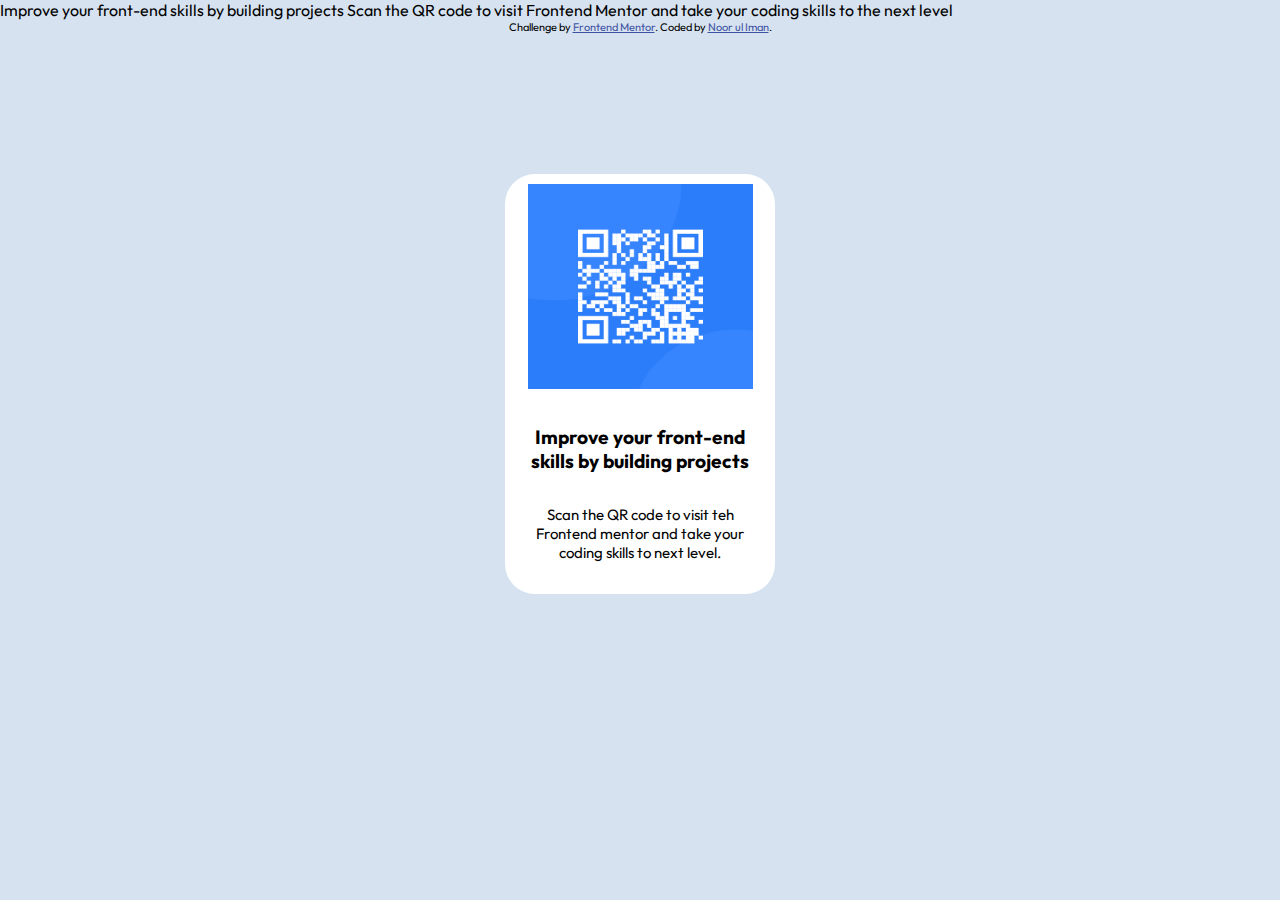
<file: index.html>
<!DOCTYPE html>
<html lang="en">
<head>
  <meta charset="UTF-8">
  <meta name="viewport" content="width=device-width, initial-scale=1.0"> <!-- displays site properly based on user's device -->

  <link rel="icon" type="image/png" sizes="32x32" href="./images/favicon-32x32.png">
  
  <title>QR code component using HTML & CSS</title>
<!----------------Custom Stylesheet --------------->
  <link rel="stylesheet" href="./style.css">
  <!-----------Custom Fonts------------->
  <link rel="preconnect" href="https://fonts.googleapis.com">
<link rel="preconnect" href="https://fonts.gstatic.com" crossorigin>
<link href="https://fonts.googleapis.com/css2?family=Outfit:wght@100;400;500&display=swap" rel="stylesheet">
  <style>
    .attribution { font-size: 11px; text-align: center; }
    .attribution a { color: hsl(228, 45%, 44%); }
  </style>
</head>
<body>

  Improve your front-end skills by building projects

  Scan the QR code to visit Frontend Mentor and take your coding skills to the next level
  <div class="attribution">
    Challenge by <a href="https://www.frontendmentor.io?ref=challenge" target="_blank">Frontend Mentor</a>. 
    Coded by <a href="#">Noor ul Iman</a>.
  </div> <br>
 <section>
  <!-- code for the QR code component starts here -->
  <div class="container">
    <div class="img-box">
<img src="./images/image-qr-code.png" alt="QR code image" width="225px" height="205px">
    <!-- </div> -->
    <!-- <div class="text-box"> -->
<h5>Improve your front-end skills by building projects</h5>
<p>Scan the QR code to visit teh Frontend mentor and take your coding skills to next level.</p>
    <!-- </div> -->
  </div>
 </section>
</body>
</html>
</file>
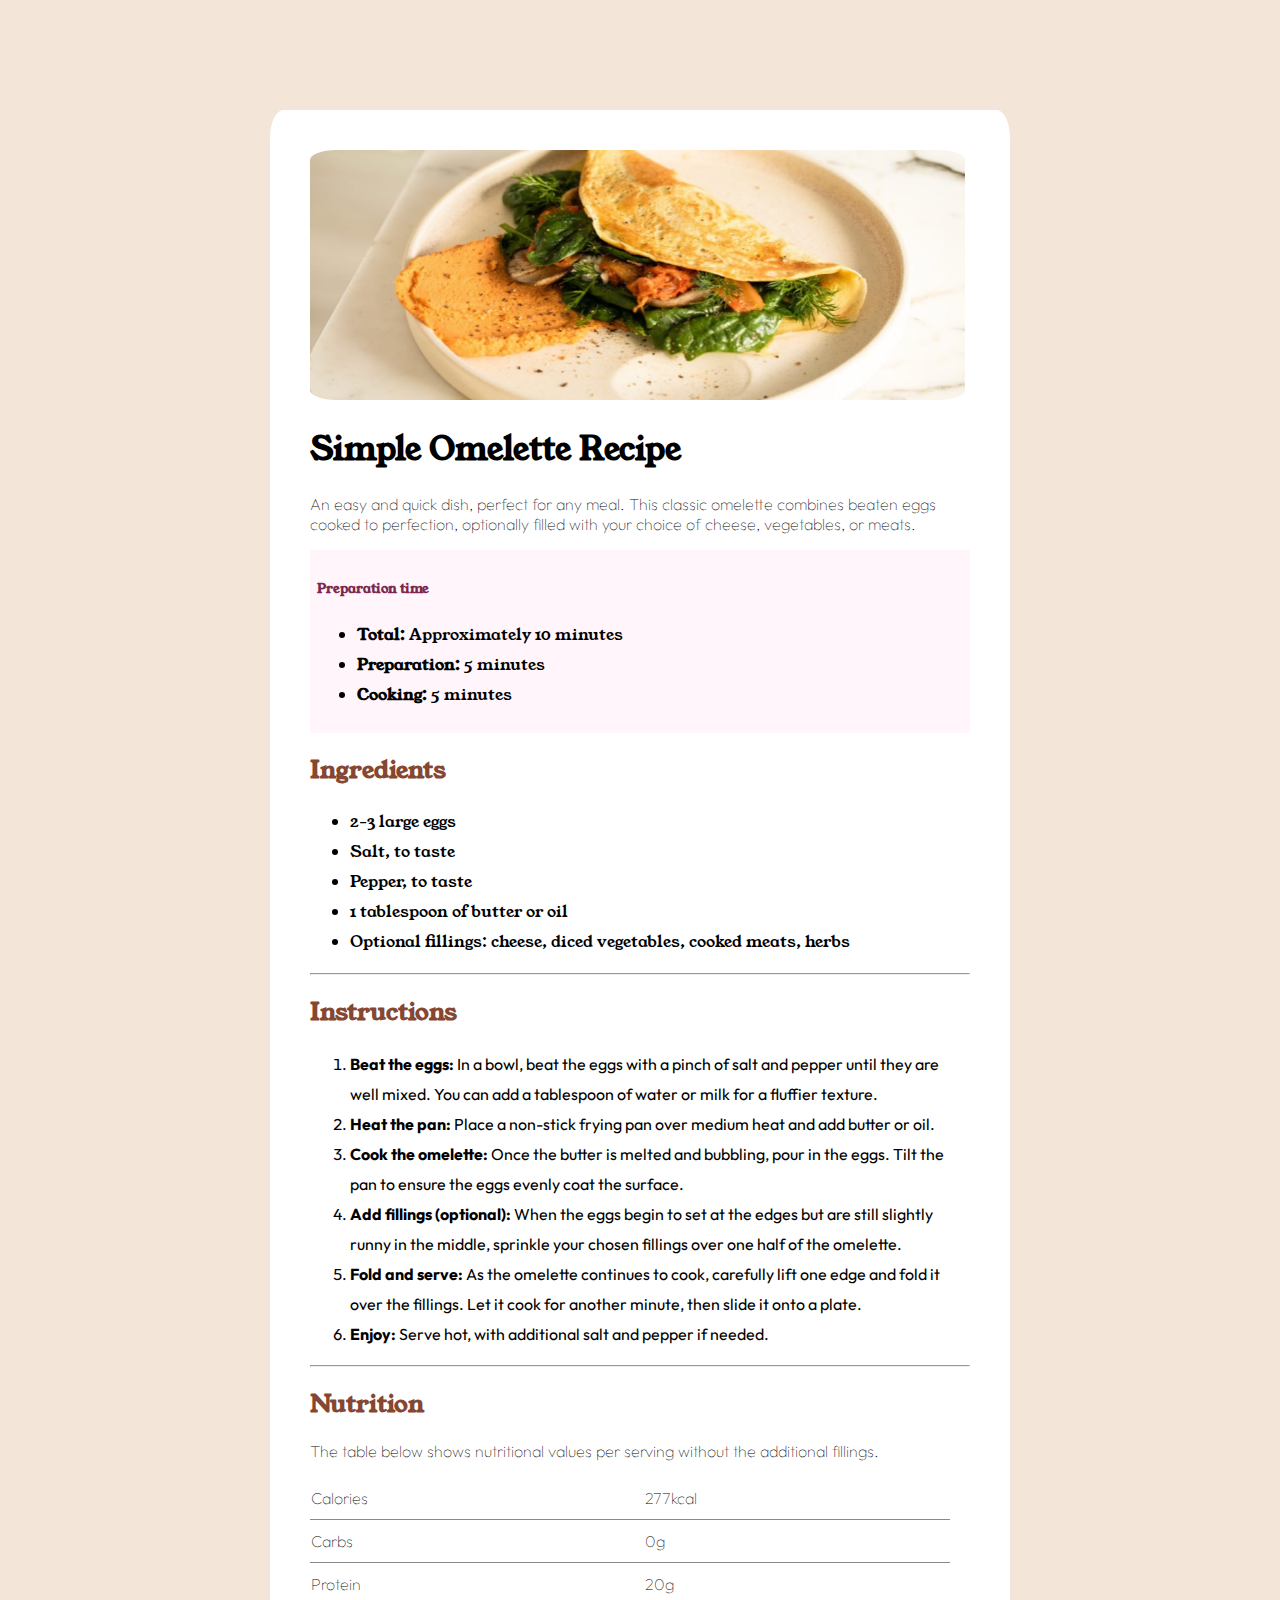
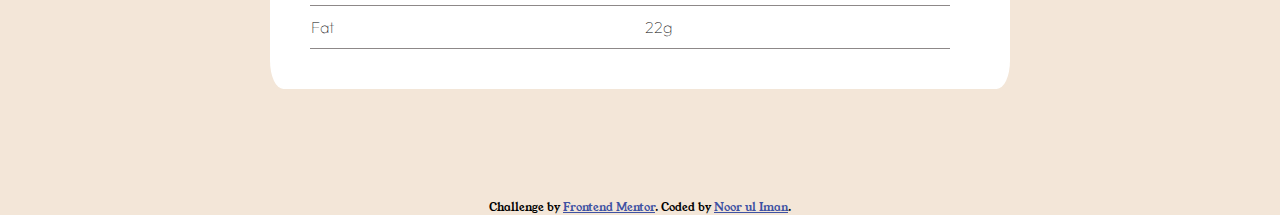
<file: recipe-page-main/index.html>
<!DOCTYPE html>
<html lang="en">
<head>
  <meta charset="UTF-8">
  <meta name="viewport" content="width=device-width, initial-scale=1.0"> <!-- displays site properly based on user's device -->

  <link rel="icon" type="image/png" sizes="32x32" href="./assets/images/favicon-32x32.png">
  
  <title>Frontend Mentor | Recipe page</title>
<!-------------------------Custom StyleSheet---------------------->
<link rel="stylesheet" href="./style.css">
<!--------------------- Custom Fonts ------------------------->
<link rel="preconnect" href="https://fonts.googleapis.com">
<link rel="preconnect" href="https://fonts.gstatic.com" crossorigin>
<link href="https://fonts.googleapis.com/css2?family=Young+Serif&display=swap" rel="stylesheet">
<!-- outfit -->
<link rel="preconnect" href="https://fonts.googleapis.com">
<link rel="preconnect" href="https://fonts.gstatic.com" crossorigin>
<link href="https://fonts.googleapis.com/css2?family=Outfit&display=swap" rel="stylesheet">
<!-- end of custom fonts -->
  <style>
    .attribution { font-size: 11px; text-align: center; }
    .attribution a { color: hsl(228, 45%, 44%); }
  </style>
</head>
<body>
<div class="conatiner">
  <div class="img-box">
<img src="./assets/images/image-omelette.jpeg" alt="omelette" width="655" height="250">
  </div>
  <div class="text-body">
  <h1>Simple Omelette Recipe</h1>
<p>
  An easy and quick dish, perfect for any meal. This classic omelette combines beaten eggs cooked 
  to perfection, optionally filled with your choice of cheese, vegetables, or meats.
</p>
<div class="para-box">
 <h5> Preparation time</h5>
<ul>
 <li> <b>Total:</b> Approximately 10 minutes </li>
 <li> <b>Preparation:</b> 5 minutes </li>
 <li> <b>Cooking:</b> 5 minutes </li>
</ul>
</div>
 <h2>Ingredients</h2> 
  <ul>
  <li>2-3 large eggs</li>
  <li>Salt, to taste </li>
  <li>Pepper, to taste </li>
  <li>1 tablespoon of butter or oil </li>
  <li>Optional fillings: cheese, diced vegetables, cooked meats, herbs </li>
</ul>
<hr>
  <h2>Instructions</h2>
<ol>
 <li> <b>Beat the eggs:</b> In a bowl, beat the eggs with a pinch of salt and pepper until they are well mixed. 
  You can add a tablespoon of water or milk for a fluffier texture.</li>

  <li> <b> Heat the pan:</b> Place a non-stick frying pan over medium heat and add butter or oil. </li>

  <li><b> Cook the omelette:</b> Once the butter is melted and bubbling, pour in the eggs. Tilt the pan to ensure 
  the eggs evenly coat the surface. </li>

  <li> <b>Add fillings (optional):</b> When the eggs begin to set at the edges but are still slightly runny in the 
  middle, sprinkle your chosen fillings over one half of the omelette. </li>

  <li> <b>Fold and serve:</b> As the omelette continues to cook, carefully lift one edge and fold it over the 
  fillings. Let it cook for another minute, then slide it onto a plate. </li>

  <li> <b>Enjoy:</b> Serve hot, with additional salt and pepper if needed. </li>
</ol>
<hr>
<h2>  Nutrition </h2>
 <p> The table below shows nutritional values per serving without the additional fillings.</p>
<table>
  <tbody>
    <tr style="border-bottom: 1px solid black;"> 
  <td>
    Calories
  </td>
 <td>
   277kcal
 </td>
</tr> 
<tr>
 <td> Carbs</td>
<td>  0g</td>
</tr> 
<tr>
  <td>Protein</td>
 <td> 20g</td>
</tr>
<tr>
  <td>Fat</td>
  <td>22g</td>
</tr> 
</tbody>
</table>
</div>
</div>
  <div class="attribution">
    Challenge by <a href="https://www.frontendmentor.io?ref=challenge" target="_blank">Frontend Mentor</a>. 
    Coded by <a href="#">Noor ul Iman</a>.
  </div>
</body>
</html>
</file>
<file: style.css>
body{
    margin: 0px;
    padding: 0px;
    background-color: hsl(212, 45%, 89%);
    max-width: 1440px;
    min-width: 375px;
    font-family: 'Outfit', sans-serif;
}

.container{
    background-color: hsl(0, 0%, 100%);
    display: grid;
    margin: auto;
    margin-top: 120px !important;
    width: 250px;
    height: 400px;
    border-radius: 30px;
    padding: 10px;
}
.img-box{
    /* margin: 22px 22px 10px 22px; */
    border-radius: 30px;
    text-align: center;
}
h5{
    font-size: larger;
    font-weight: 700px;
}
p{
    font-size: 15px;
    font-weight: 400px;
}
.text-box{
    text-align: center;
}
</file>
<file: recipe-page-main/style.css>
body{
    margin: 0px;
    padding: 0px;
    background-color:  hsl(30, 54%, 90%);
    display: grid;
    justify-content: center;
    align-items: center;
    font-family: "Young Serif", serif;
    font-weight: 400;
    font-style: normal;
    max-width: 1440px;
    min-width: 375px;
}
.conatiner{
    margin: 110px 0 110px 0;
    padding: 40px;
    display: grid;
    align-items: center;
    justify-content: center;
    width: 660px;
    /* width: auto; */
    background-color: hsl(0, 0%, 100%);
    border-radius: 1.8%;
}
img{
    border-radius: 4%;
}
h5{
    color: hsl(332, 51%, 32%);
}
h2{
    color: hsl(14, 45%, 36%);
}
p{
    font-size: 16px;
}
.para-box{
    background-color: hsl(330, 100%, 98%);
    padding: 7px;
}
ul{
    line-height: 30px;
}
ol {
    font-family: "Outfit", sans-serif;
    font-optical-sizing: auto;
    font-weight: 400;
    font-style: normal;
    /* padding-bottom: 10px; */
}
li{
    line-height: 30px;
}
td , p{
    font-family: "Outfit", sans-serif;
    font-weight: 100;
}
table{
    width: 97%;
    height: 50%;
    padding: 25px;
    border-collapse: collapse;
}
tbody, td, tr{
    border-bottom: 1px solid rgb(141, 136, 136);
    line-height: 40px;
}
</file>
